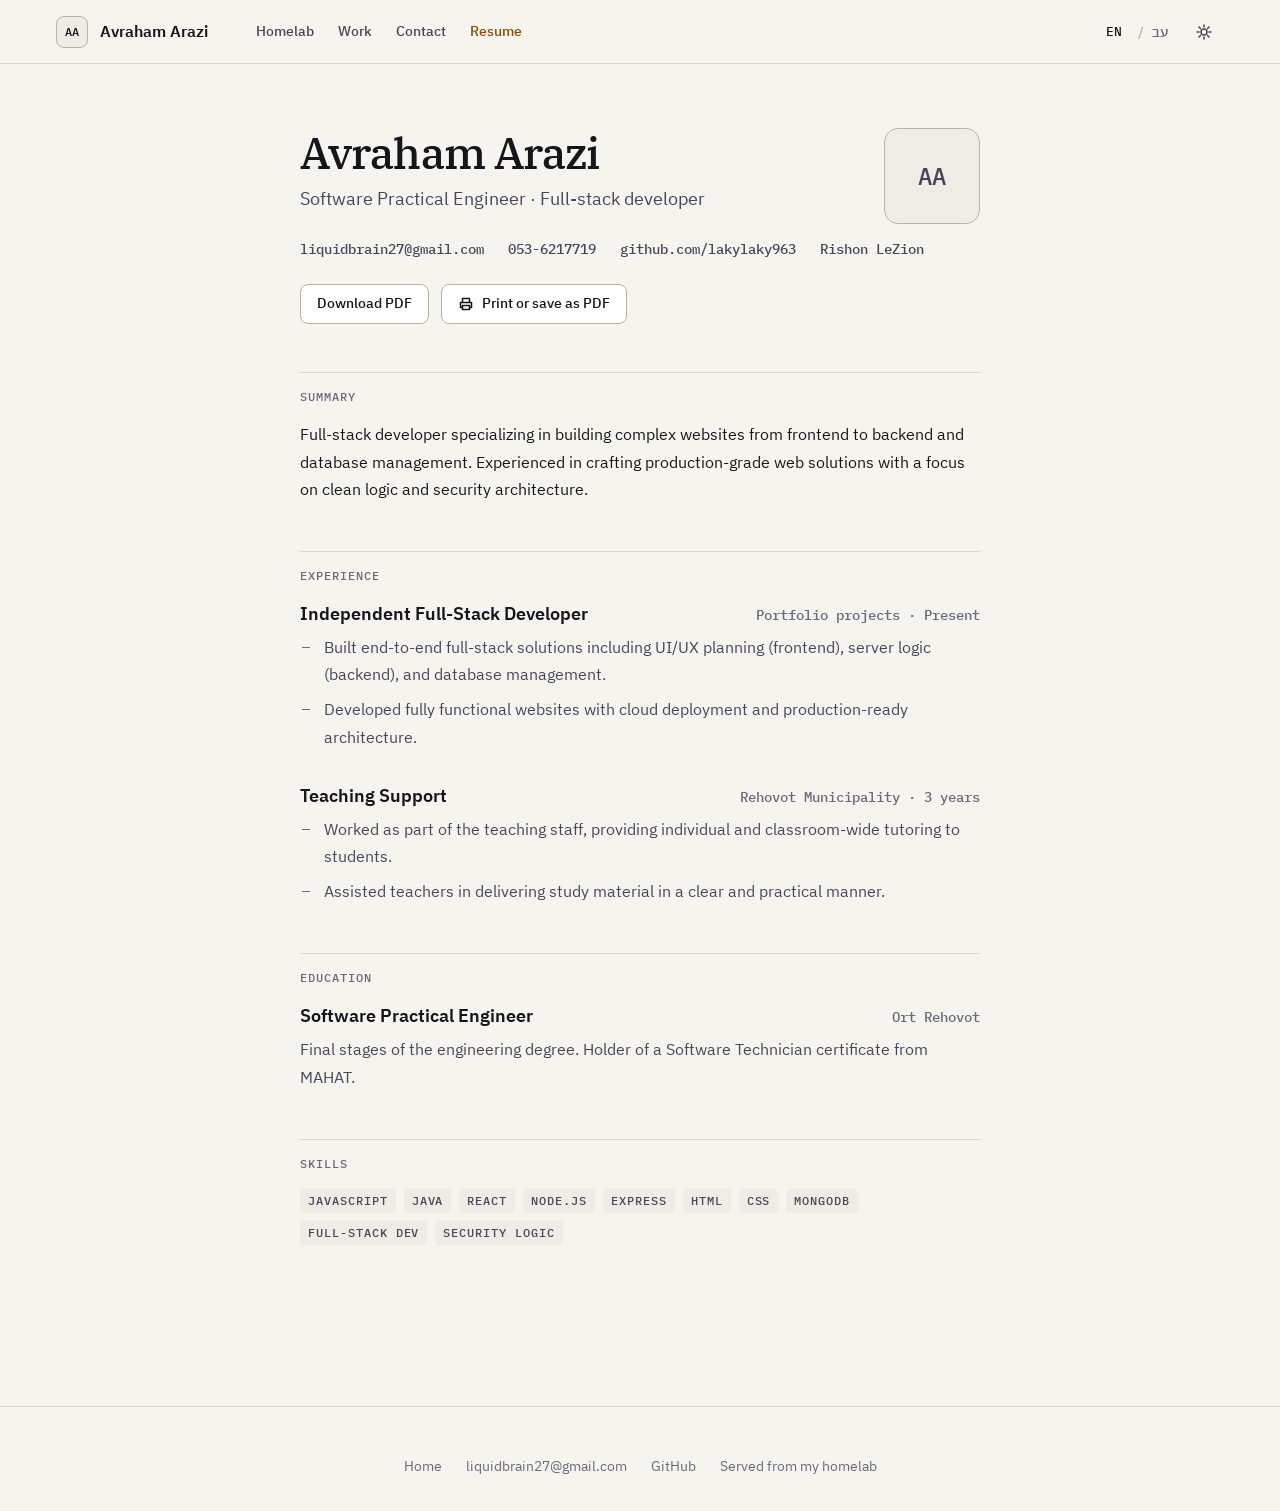
<file: resume/index.html>
<!doctype html>
<html lang="en" dir="ltr" data-theme="dark">
<head>
<meta charset="utf-8">
<meta name="viewport" content="width=device-width, initial-scale=1">
<title>Resume · Avraham Arazi</title>
<meta name="description" content="Resume of Avraham Arazi, full-stack developer and software practical engineer in Rishon LeZion, Israel.">
<meta name="theme-color" content="#10121b">
<script>(function(){var d=document.documentElement,t;try{t=localStorage.getItem('theme')}catch(e){}if(!t)t=matchMedia('(prefers-color-scheme: light)').matches?'light':'dark';d.dataset.theme=t;d.classList.add('js')})()</script>
<link rel="preload" href="../fonts/IBMPlexSans-Regular-Latin1.woff2" as="font" type="font/woff2" crossorigin>
<link rel="preload" href="../fonts/IBMPlexSerif-Medium-Latin1.woff2" as="font" type="font/woff2" crossorigin>
<link rel="stylesheet" href="../css/site.css">
<link rel="alternate" hreflang="en" href="./">
<link rel="alternate" hreflang="he" href="../he/resume/">
<link rel="icon" href="../img/favicon.svg" type="image/svg+xml">
</head>
<body>
<a class="skip" href="#main">Skip to content</a>

<svg width="0" height="0" style="position:absolute" aria-hidden="true">
  <symbol id="i-sun" viewBox="0 0 16 16"><circle cx="8" cy="8" r="3"/><path d="M8 1v2M8 13v2M1 8h2M13 8h2M3 3l1.4 1.4M11.6 11.6 13 13M3 13l1.4-1.4M11.6 4.4 13 3"/></symbol>
  <symbol id="i-moon" viewBox="0 0 16 16"><path d="M13.5 9.5A6 6 0 0 1 6.5 2.5a6 6 0 1 0 7 7z"/></symbol>
  <symbol id="i-print" viewBox="0 0 16 16"><path d="M4.5 6V2.5h7V6M4.5 11.5h-2v-5h11v5h-2M4.5 9.5h7v4h-7z"/></symbol>
</svg>

<header class="nav">
  <div class="wrap">
    <a class="brand" href="../" aria-label="Avraham Arazi, home"><span class="mono-tile" aria-hidden="true">AA</span><span>Avraham Arazi</span></a>
    <nav class="nav-links" aria-label="Main">
      <a href="../#homelab">Homelab</a>
      <a href="../#work">Work</a>
      <a href="../#contact">Contact</a>
      <a href="./" aria-current="page">Resume</a>
    </nav>
    <div class="nav-end">
      <div class="lang" role="group" aria-label="Language"><a href="./" lang="en" hreflang="en" aria-current="true">EN</a><a href="../he/resume/" lang="he" hreflang="he">עב</a></div>
      <button class="btn btn-icon theme" type="button" aria-label="Switch between dark and light theme"><svg class="icon i-moon"><use href="#i-moon"/></svg><svg class="icon i-sun"><use href="#i-sun"/></svg></button>
    </div>
  </div>
</header>

<main id="main" class="resume">
  <header>
    <div class="resume-head">
      <div>
        <h1>Avraham Arazi</h1>
        <p class="lead">Software Practical Engineer · Full-stack developer</p>
      </div>
      <div class="headshot" aria-hidden="true">AA</div>
    </div>
    <p class="resume-contact data ltr">
      <a href="mailto:liquidbrain27@gmail.com">liquidbrain27@gmail.com</a>
      <a href="tel:+972536217719">053-6217719</a>
      <a href="https://github.com/lakylaky963">github.com/lakylaky963</a>
      <span>Rishon LeZion</span>
    </p>
    <div class="resume-actions">
      <a class="btn" href="Avraham-Arazi-CV.pdf" download>Download PDF</a>
      <button class="btn" type="button" onclick="window.print()"><svg class="icon"><use href="#i-print"/></svg>Print or save as PDF</button>
    </div>
  </header>

  <section aria-labelledby="r-summary">
    <h2 class="label" id="r-summary">Summary</h2>
    <p>Full-stack developer specializing in building complex websites from frontend to backend and database management. Experienced in crafting production-grade web solutions with a focus on clean logic and security architecture.</p>
  </section>

  <section aria-labelledby="r-exp">
    <h2 class="label" id="r-exp">Experience</h2>
    <div class="entry">
      <div class="entry-top"><h3>Independent Full-Stack Developer</h3><span class="data muted">Portfolio projects · Present</span></div>
      <ul>
        <li>Built end-to-end full-stack solutions including UI/UX planning (frontend), server logic (backend), and database management.</li>
        <li>Developed fully functional websites with cloud deployment and production-ready architecture.</li>
      </ul>
    </div>
    <div class="entry">
      <div class="entry-top"><h3>Teaching Support</h3><span class="data muted">Rehovot Municipality · 3 years</span></div>
      <ul>
        <li>Worked as part of the teaching staff, providing individual and classroom-wide tutoring to students.</li>
        <li>Assisted teachers in delivering study material in a clear and practical manner.</li>
      </ul>
    </div>
  </section>

  <section aria-labelledby="r-edu">
    <h2 class="label" id="r-edu">Education</h2>
    <div class="entry">
      <div class="entry-top"><h3>Software Practical Engineer</h3><span class="data muted">Ort Rehovot</span></div>
      <p style="color:var(--text-2)">Final stages of the engineering degree. Holder of a Software Technician certificate from MAHAT.</p>
    </div>
  </section>

  <section aria-labelledby="r-skills">
    <h2 class="label" id="r-skills">Skills</h2>
    <ul class="tags">
      <li class="tag">JavaScript</li><li class="tag">Java</li><li class="tag">React</li><li class="tag">Node.js</li><li class="tag">Express</li><li class="tag">HTML</li><li class="tag">CSS</li><li class="tag">MongoDB</li><li class="tag">Full-stack dev</li><li class="tag">Security logic</li>
    </ul>
  </section>
</main>

<footer class="footer">
  <p class="footer-row"><a href="../">Home</a><a href="mailto:liquidbrain27@gmail.com">liquidbrain27@gmail.com</a><a href="https://github.com/lakylaky963">GitHub</a><span>Served from my homelab</span></p>
</footer>

<script src="../js/site.js" defer></script>
</body>
</html>
</file>
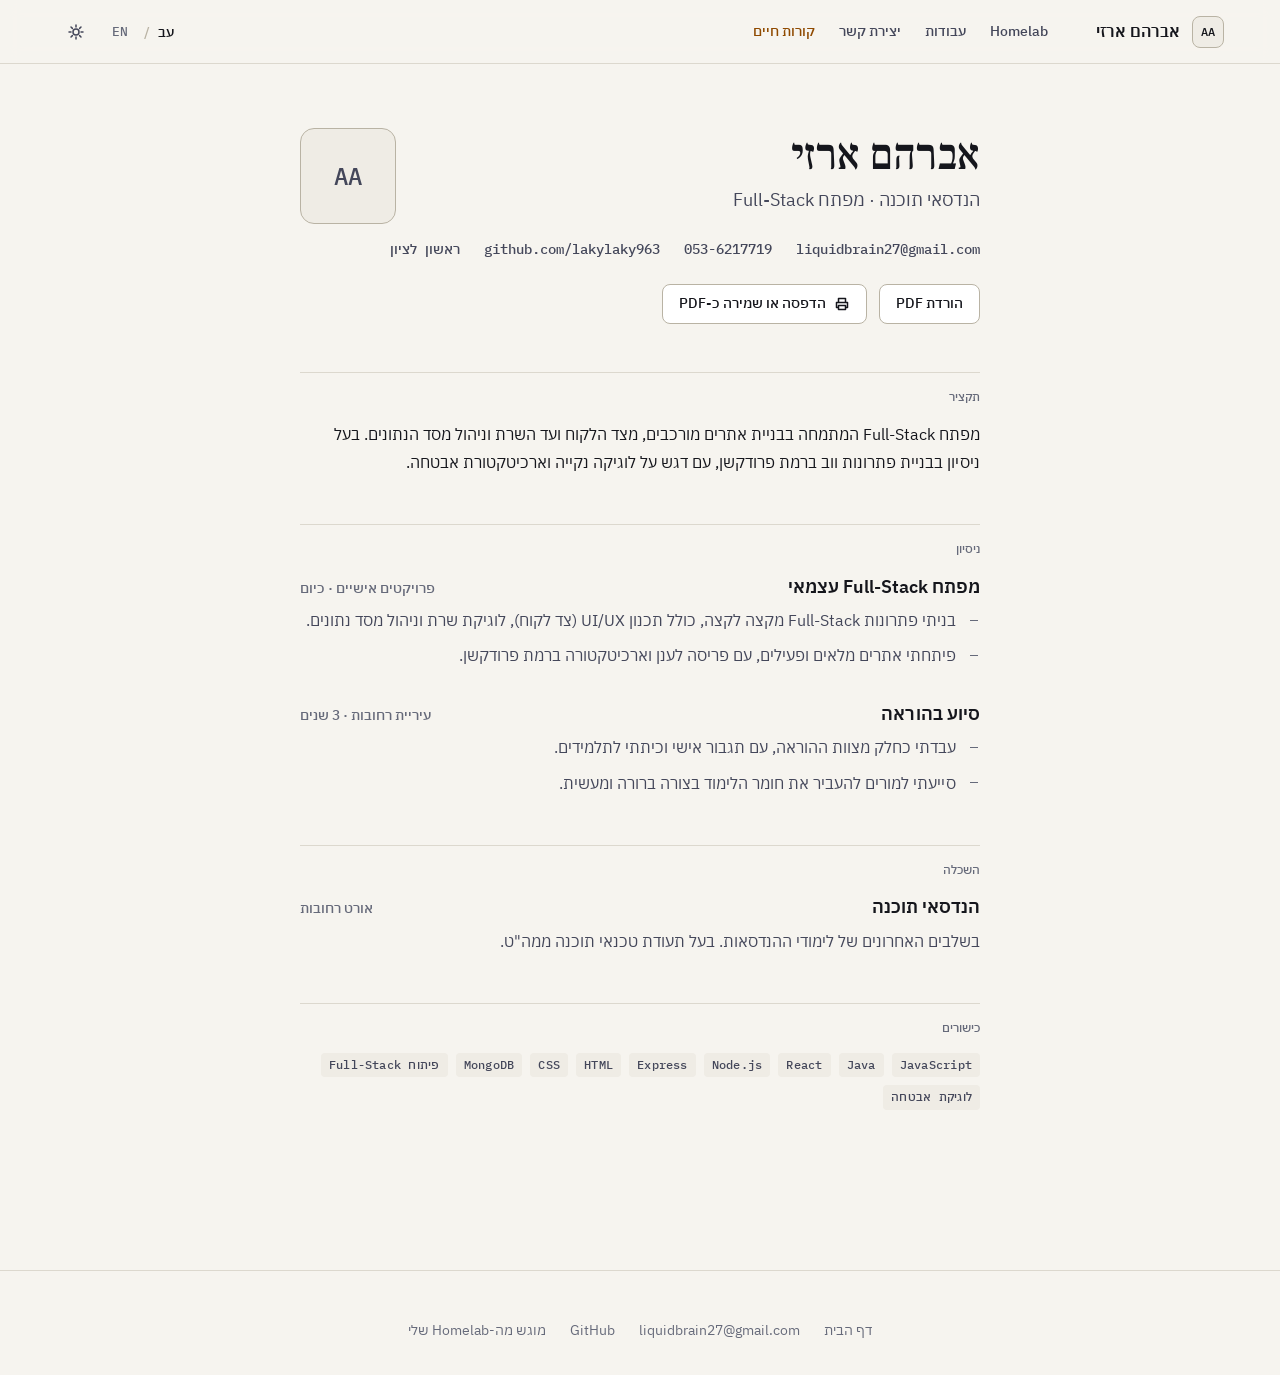
<file: he/resume/index.html>
<!doctype html>
<html lang="he" dir="rtl" data-theme="dark">
<head>
<meta charset="utf-8">
<meta name="viewport" content="width=device-width, initial-scale=1">
<title>קורות חיים · אברהם ארזי</title>
<meta name="description" content="קורות החיים של אברהם ארזי, מפתח Full-Stack והנדסאי תוכנה מראשון לציון.">
<meta name="theme-color" content="#10121b">
<script>(function(){var d=document.documentElement,t;try{t=localStorage.getItem('theme')}catch(e){}if(!t)t=matchMedia('(prefers-color-scheme: light)').matches?'light':'dark';d.dataset.theme=t;d.classList.add('js')})()</script>
<link rel="preload" href="../../fonts/IBMPlexSansHebrew-Regular.woff2" as="font" type="font/woff2" crossorigin>
<link rel="preload" href="../../fonts/FrankRuhlLibre-Medium.woff2" as="font" type="font/woff2" crossorigin>
<link rel="stylesheet" href="../../css/site.css">
<link rel="alternate" hreflang="en" href="../../resume/">
<link rel="alternate" hreflang="he" href="./">
<link rel="icon" href="../../img/favicon.svg" type="image/svg+xml">
</head>
<body>
<a class="skip" href="#main">דלג לתוכן</a>

<svg width="0" height="0" style="position:absolute" aria-hidden="true">
  <symbol id="i-sun" viewBox="0 0 16 16"><circle cx="8" cy="8" r="3"/><path d="M8 1v2M8 13v2M1 8h2M13 8h2M3 3l1.4 1.4M11.6 11.6 13 13M3 13l1.4-1.4M11.6 4.4 13 3"/></symbol>
  <symbol id="i-moon" viewBox="0 0 16 16"><path d="M13.5 9.5A6 6 0 0 1 6.5 2.5a6 6 0 1 0 7 7z"/></symbol>
  <symbol id="i-print" viewBox="0 0 16 16"><path d="M4.5 6V2.5h7V6M4.5 11.5h-2v-5h11v5h-2M4.5 9.5h7v4h-7z"/></symbol>
</svg>

<header class="nav">
  <div class="wrap">
    <a class="brand" href="../" aria-label="אברהם ארזי, דף הבית"><span class="mono-tile" aria-hidden="true">AA</span><span>אברהם ארזי</span></a>
    <nav class="nav-links" aria-label="ראשי">
      <a href="../#homelab">Homelab</a>
      <a href="../#work">עבודות</a>
      <a href="../#contact">יצירת קשר</a>
      <a href="./" aria-current="page">קורות חיים</a>
    </nav>
    <div class="nav-end">
      <div class="lang" role="group" aria-label="שפה"><a href="../../resume/" lang="en" hreflang="en">EN</a><a href="./" lang="he" hreflang="he" aria-current="true">עב</a></div>
      <button class="btn btn-icon theme" type="button" aria-label="החלפה בין מצב כהה למצב בהיר"><svg class="icon i-moon"><use href="#i-moon"/></svg><svg class="icon i-sun"><use href="#i-sun"/></svg></button>
    </div>
  </div>
</header>

<main id="main" class="resume">
  <header>
    <div class="resume-head">
      <div>
        <h1>אברהם ארזי</h1>
        <p class="lead">הנדסאי תוכנה · מפתח Full-Stack</p>
      </div>
      <div class="headshot" aria-hidden="true">AA</div>
    </div>
    <p class="resume-contact data">
      <a class="ltr" href="mailto:liquidbrain27@gmail.com">liquidbrain27@gmail.com</a>
      <a class="ltr" href="tel:+972536217719">053-6217719</a>
      <a class="ltr" href="https://github.com/lakylaky963">github.com/lakylaky963</a>
      <span>ראשון לציון</span>
    </p>
    <div class="resume-actions">
      <a class="btn" href="Avraham-Arazi-CV-he.pdf" download>הורדת PDF</a>
      <button class="btn" type="button" onclick="window.print()"><svg class="icon"><use href="#i-print"/></svg>הדפסה או שמירה כ-PDF</button>
    </div>
  </header>

  <section aria-labelledby="r-summary">
    <h2 class="label" id="r-summary">תקציר</h2>
    <p>מפתח Full-Stack המתמחה בבניית אתרים מורכבים, מצד הלקוח ועד השרת וניהול מסד הנתונים. בעל ניסיון בבניית פתרונות ווב ברמת פרודקשן, עם דגש על לוגיקה נקייה וארכיטקטורת אבטחה.</p>
  </section>

  <section aria-labelledby="r-exp">
    <h2 class="label" id="r-exp">ניסיון</h2>
    <div class="entry">
      <div class="entry-top"><h3>מפתח Full-Stack עצמאי</h3><span class="data muted">פרויקטים אישיים · כיום</span></div>
      <ul>
        <li>בניתי פתרונות Full-Stack מקצה לקצה, כולל תכנון UI/UX (צד לקוח), לוגיקת שרת וניהול מסד נתונים.</li>
        <li>פיתחתי אתרים מלאים ופעילים, עם פריסה לענן וארכיטקטורה ברמת פרודקשן.</li>
      </ul>
    </div>
    <div class="entry">
      <div class="entry-top"><h3>סיוע בהוראה</h3><span class="data muted">עיריית רחובות · 3 שנים</span></div>
      <ul>
        <li>עבדתי כחלק מצוות ההוראה, עם תגבור אישי וכיתתי לתלמידים.</li>
        <li>סייעתי למורים להעביר את חומר הלימוד בצורה ברורה ומעשית.</li>
      </ul>
    </div>
  </section>

  <section aria-labelledby="r-edu">
    <h2 class="label" id="r-edu">השכלה</h2>
    <div class="entry">
      <div class="entry-top"><h3>הנדסאי תוכנה</h3><span class="data muted">אורט רחובות</span></div>
      <p style="color:var(--text-2)">בשלבים האחרונים של לימודי ההנדסאות. בעל תעודת טכנאי תוכנה ממה"ט.</p>
    </div>
  </section>

  <section aria-labelledby="r-skills">
    <h2 class="label" id="r-skills">כישורים</h2>
    <ul class="tags">
      <li class="tag">JavaScript</li><li class="tag">Java</li><li class="tag">React</li><li class="tag">Node.js</li><li class="tag">Express</li><li class="tag">HTML</li><li class="tag">CSS</li><li class="tag">MongoDB</li><li class="tag">פיתוח Full-Stack</li><li class="tag">לוגיקת אבטחה</li>
    </ul>
  </section>
</main>

<footer class="footer">
  <p class="footer-row"><a href="../">דף הבית</a><a class="ltr" href="mailto:liquidbrain27@gmail.com">liquidbrain27@gmail.com</a><a href="https://github.com/lakylaky963">GitHub</a><span>מוגש מה-Homelab שלי</span></p>
</footer>

<script src="../../js/site.js" defer></script>
</body>
</html>
</file>
<file: css/site.css>
/* Avraham Arazi portfolio. Every value comes from DESIGN.md; use the tokens, not raw values. */

/* ---------- fonts (IBM Plex, self-hosted, SIL OFL) ---------- */
@font-face { font-family: 'IBM Plex Sans'; font-weight: 400; font-display: swap; src: url('../fonts/IBMPlexSans-Regular-Latin1.woff2') format('woff2'); }
@font-face { font-family: 'IBM Plex Sans'; font-weight: 500; font-display: swap; src: url('../fonts/IBMPlexSans-Medium-Latin1.woff2') format('woff2'); }
@font-face { font-family: 'IBM Plex Sans'; font-weight: 600; font-display: swap; src: url('../fonts/IBMPlexSans-SemiBold-Latin1.woff2') format('woff2'); }
@font-face { font-family: 'IBM Plex Serif'; font-weight: 400; font-display: swap; src: url('../fonts/IBMPlexSerif-Regular-Latin1.woff2') format('woff2'); }
@font-face { font-family: 'IBM Plex Serif'; font-weight: 500; font-display: swap; src: url('../fonts/IBMPlexSerif-Medium-Latin1.woff2') format('woff2'); }
@font-face { font-family: 'IBM Plex Mono'; font-weight: 400; font-display: swap; src: url('../fonts/IBMPlexMono-Regular-Latin1.woff2') format('woff2'); }
@font-face { font-family: 'IBM Plex Mono'; font-weight: 500; font-display: swap; src: url('../fonts/IBMPlexMono-Medium-Latin1.woff2') format('woff2'); }
@font-face { font-family: 'IBM Plex Sans Hebrew'; font-weight: 400; font-display: swap; unicode-range: U+0590-05FF, U+200C-2010, U+20AA, U+25CC, U+FB1D-FB4F; src: url('../fonts/IBMPlexSansHebrew-Regular.woff2') format('woff2'); }
@font-face { font-family: 'IBM Plex Sans Hebrew'; font-weight: 500; font-display: swap; unicode-range: U+0590-05FF, U+200C-2010, U+20AA, U+25CC, U+FB1D-FB4F; src: url('../fonts/IBMPlexSansHebrew-Medium.woff2') format('woff2'); }
@font-face { font-family: 'IBM Plex Sans Hebrew'; font-weight: 600; font-display: swap; unicode-range: U+0590-05FF, U+200C-2010, U+20AA, U+25CC, U+FB1D-FB4F; src: url('../fonts/IBMPlexSansHebrew-SemiBold.woff2') format('woff2'); }
@font-face { font-family: 'Frank Ruhl Libre'; font-weight: 500; font-display: swap; unicode-range: U+0590-05FF, U+200C-2010, U+20AA, U+25CC, U+FB1D-FB4F; src: url('../fonts/FrankRuhlLibre-Medium.woff2') format('woff2'); }

/* ---------- tokens ---------- */
:root {
  --bg:#10121b; --surface:#171a26; --raised:#1f2331; --line:#2a2e3e; --line-strong:#3b4055;
  --text:#eef0f6; --text-2:#b7bbcb; --muted:#8c92a8;
  --accent:#ffb84d; --accent-ink:#1a1000; --accent-text:#ffb84d; --accent-mark:#ffb84d;
  --data-2:#7aa2ff; --ok:#34d399; --warn:#fbbf24; --error:#f87171; --off:#5a5f73;
  --sky-top:#151a33; --sky-mid:#3a3257; --sky-low:#8a5a52; --sky-horizon:rgba(255,184,77,.35); --cloud:#2b2947;
  --star-op:.75; --over-sky:rgba(0,0,0,.35); --nav-bg:rgba(16,18,27,.85); --btn-edge:rgba(255,255,255,.15);
  --shadow:none;
  --r-xl:20px; --r-lg:14px; --r-md:8px; --r-sm:4px;
  --s-1:4px; --s-2:8px; --s-3:12px; --s-4:16px; --s-5:24px; --s-6:32px; --s-7:48px; --s-8:64px; --s-9:96px; --s-10:128px;
  --content:1200px; --gutter:88px; --measure:68ch;
  --serif:'IBM Plex Serif','Frank Ruhl Libre',Georgia,serif;
  --sans:'IBM Plex Sans','IBM Plex Sans Hebrew',system-ui,-apple-system,'Segoe UI',sans-serif;
  --mono:'IBM Plex Mono',ui-monospace,Menlo,Consolas,monospace;
  color-scheme:dark;
}
[data-theme="light"] {
  --bg:#f6f4ef; --surface:#ffffff; --raised:#efece5; --line:#dcd8ce; --line-strong:#b9b3a4;
  --text:#15161c; --text-2:#44475a; --muted:#666a7a;
  --accent-text:#8f4a00; --accent-mark:#b06a00;
  --data-2:#3256cc; --ok:#0b7a53; --warn:#a15c00; --error:#c22f2f; --off:#a9a496;
  --sky-top:#dfe7f1; --sky-mid:#f1e9e0; --sky-low:#f9dcc0; --sky-horizon:rgba(255,184,77,.30); --cloud:#ffffff;
  --star-op:0; --over-sky:rgba(255,255,255,.7); --nav-bg:rgba(246,244,239,.88); --btn-edge:#b06a00;
  --shadow:0 1px 2px rgba(21,22,28,.06), 0 8px 24px rgba(21,22,28,.05);
  color-scheme:light;
}

/* ---------- base ---------- */
*, *::before, *::after { box-sizing: border-box; }
html { scroll-behavior: smooth; scroll-padding-top: 132px; -webkit-text-size-adjust: 100%; }
body { margin: 0; background: var(--bg); color: var(--text); font: 400 16px/1.7 var(--sans); -webkit-font-smoothing: antialiased; }
h1, h2, h3, p, ul, ol, dl, dd, figure { margin: 0; }
ul, ol { padding: 0; list-style: none; }
img, svg { display: block; max-width: 100%; }
a { color: inherit; text-decoration: none; }
button { font: inherit; color: inherit; cursor: pointer; background: none; border: 0; padding: 0; }
:focus-visible { outline: 2px solid var(--accent-text); outline-offset: 2px; border-radius: var(--r-sm); }
::selection { background: var(--accent); color: var(--accent-ink); }
.icon { width: 16px; height: 16px; flex: none; fill: none; stroke: currentColor; stroke-width: 1.5; stroke-linecap: round; stroke-linejoin: round; }
.icon-lg { width: 20px; height: 20px; }
.sr { position: absolute; width: 1px; height: 1px; overflow: hidden; clip-path: inset(50%); white-space: nowrap; }
.skip { position: absolute; inset-inline-start: var(--s-4); top: -100px; z-index: 50; background: var(--accent); color: var(--accent-ink); padding: var(--s-2) var(--s-4); border-radius: var(--r-md); font-weight: 500; }
.skip:focus { top: var(--s-4); }
.wrap { max-width: var(--content); margin-inline: auto; padding-inline: var(--s-4); }

h1, h2, .display { font-family: var(--serif); letter-spacing: -.02em; text-wrap: balance; }
.display { font-weight: 500; font-size: clamp(40px, 5.2vw, 64px); line-height: 1.08; letter-spacing: -.03em; }
h1 { font-weight: 500; font-size: clamp(34px, 4.4vw, 44px); line-height: 1.12; }
h2 { font-weight: 400; font-size: clamp(28px, 3.4vw, 36px); line-height: 1.3; }
h3 { font: 600 18px/1.4 var(--sans); }
.lead { font-size: 18px; line-height: 1.6; color: var(--text-2); max-width: 52ch; }
.small { font-size: 14px; line-height: 1.45; }
.label { font: 500 12px/1.4 var(--mono); letter-spacing: .08em; text-transform: uppercase; color: var(--muted); }
.data { font: 500 14px/1.4 var(--mono); font-variant-numeric: tabular-nums; }
.muted { color: var(--muted); }
.ltr { direction: ltr; unicode-bidi: isolate; }

/* ---------- language switch (EN / עב) ---------- */
.lang { display: flex; align-items: center; direction: ltr; font: 500 13px/1 var(--mono); }
.lang a { padding: var(--s-2); border-radius: var(--r-sm); color: var(--muted); transition: color .15s ease-out; }
.lang a:hover, .lang a[aria-current] { color: var(--text); }
.lang a + a::before { content: '/'; margin-inline-end: var(--s-2); color: var(--line-strong); }
.lang a[lang="he"] { font-family: var(--sans); font-size: 14px; }
.lang a { display: inline-flex; align-items: center; }

/* ---------- buttons, links, pills, tags ---------- */
.btn { display: inline-flex; align-items: center; gap: var(--s-2); height: 40px; padding: 0 var(--s-4); border-radius: var(--r-md); font-size: 14px; font-weight: 500; white-space: nowrap; border: 1px solid var(--line-strong); background: var(--surface); color: var(--text); transition: border-color .15s ease-out, filter .15s ease-out, background-color .15s ease-out; }
.btn:hover { border-color: var(--accent-text); }
.btn-primary { background: var(--accent); color: var(--accent-ink); border-color: var(--btn-edge); }
.btn-primary:hover { filter: brightness(1.06); border-color: var(--btn-edge); }
.btn-lg { height: 48px; padding: 0 var(--s-5); font-size: 16px; }
.btn-icon { width: 40px; padding: 0; justify-content: center; border-color: transparent; background: transparent; color: var(--text-2); }
.btn-icon:hover { background: var(--raised); border-color: transparent; }
.quiet { display: inline-flex; align-items: center; gap: 6px; font-weight: 500; color: var(--text); text-decoration: underline transparent 1px; text-underline-offset: 4px; transition: text-decoration-color .15s ease-out; }
.quiet:hover { text-decoration-color: currentColor; }
.link { color: var(--accent-text); text-decoration: underline 1px; text-underline-offset: 3px; }
.pill { display: inline-flex; align-items: center; gap: var(--s-2); padding: 6px var(--s-3); border-radius: var(--r-md); background: var(--raised); font-size: 14px; font-weight: 500; line-height: 1.45; }
.pill-live { background: color-mix(in srgb, var(--ok) 10%, transparent); color: var(--ok); }
.dot { width: 8px; height: 8px; border-radius: 50%; background: var(--off); flex: none; }
.dot[data-state="up"] { background: var(--ok); }
.dot[data-state="down"] { background: var(--error); }
.tags { display: flex; flex-wrap: wrap; gap: var(--s-2); }
.tag { font: 500 12px/1.4 var(--mono); letter-spacing: .08em; text-transform: uppercase; padding: var(--s-1) var(--s-2); border-radius: var(--r-sm); background: var(--raised); color: var(--text-2); }

/* ---------- nav ---------- */
.nav { position: sticky; top: 0; z-index: 30; height: 64px; background: var(--nav-bg); border-bottom: 1px solid var(--line); }
@supports (backdrop-filter: none) { .nav { backdrop-filter: saturate(1.4) blur(10px); } }
.nav .wrap { height: 100%; display: flex; align-items: center; gap: var(--s-5); }
.brand { display: flex; align-items: center; gap: var(--s-3); font-weight: 600; }
.mono-tile { width: 32px; height: 32px; display: grid; place-items: center; border-radius: var(--r-md); background: var(--raised); border: 1px solid var(--line-strong); font: 500 12px/1 var(--mono); }
.nav-links { display: flex; gap: var(--s-5); margin-inline-start: var(--s-5); font-size: 14px; font-weight: 500; color: var(--text-2); }
.nav-links a:hover { color: var(--text); }
.nav-links a[aria-current="page"] { color: var(--accent-text); }
.nav-end { margin-inline-start: auto; display: flex; align-items: center; gap: var(--s-2); }
.theme .i-sun { display: none; }
[data-theme="light"] .theme .i-sun { display: block; }
[data-theme="light"] .theme .i-moon { display: none; }
@media (max-width: 720px) { .nav-links { display: none; } .brand span:last-child { display: none; } }

/* ---------- hero: the sky ---------- */
.hero { padding: var(--s-3) var(--s-3) 0; }
.sky { position: relative; isolation: isolate; overflow: hidden; border-radius: var(--r-xl); border: 1px solid var(--line); min-height: min(88vh, 860px); display: flex; flex-direction: column; align-items: center; text-align: center; padding: var(--s-7) var(--s-4) 220px; }
.sky-art { position: absolute; inset: 0; width: 100%; height: 100%; z-index: -1; }
.sky-top { stop-color: var(--sky-top); } .sky-mid { stop-color: var(--sky-mid); } .sky-low { stop-color: var(--sky-low); }
.sky-glow-a { stop-color: var(--accent); stop-opacity: .5; } .sky-glow-b { stop-color: var(--accent); stop-opacity: 0; }
[data-theme="light"] .sky-glow-a { stop-opacity: .38; }
.sky-dots { fill: var(--text); opacity: .16; }
[data-theme="light"] .sky-dots { opacity: .1; }
.sky-stars { fill: var(--text); opacity: var(--star-op); }
.sky-cloud { fill: var(--cloud); }
.cloud-far { opacity: .6; animation: drift 140s linear infinite alternate; }
.cloud-near { opacity: .85; animation: drift 90s linear infinite alternate-reverse; }
@keyframes drift { from { transform: translate3d(-40px, 0, 0); } to { transform: translate3d(60px, 0, 0); } }
.sky-ground { fill: var(--bg); }

.constellation { width: min(900px, 100%); height: auto; margin-bottom: var(--s-5); overflow: visible; }
.c-line { stroke: var(--text); stroke-width: 1; fill: none; opacity: .3; }
.c-star circle { fill: var(--text-2); }
.c-star[data-state="up"] circle { fill: var(--text); animation: pulse 4s ease-in-out infinite; }
.c-star[data-state="down"] circle { fill: var(--off); }
.c-star.proxy circle { fill: var(--accent-mark); }
.c-star.ring circle { fill: none; stroke: var(--text-2); stroke-width: 1.2; }
.c-star text { font: 500 10px/1 var(--mono); letter-spacing: .08em; text-transform: uppercase; fill: var(--text-2); text-anchor: middle; }
.c-star:nth-of-type(2n)[data-state="up"] circle { animation-delay: 1.3s; }
.c-star:nth-of-type(3n)[data-state="up"] circle { animation-delay: 2.6s; }
@keyframes pulse { 0%, 100% { opacity: 1; } 50% { opacity: .45; } }
@media (max-width: 720px) { .c-star text { display: none; } }

.hero-text { max-width: 880px; display: flex; flex-direction: column; align-items: center; gap: var(--s-4); }
.hero-text .lead { max-width: 56ch; color: var(--text); opacity: .86; }
.hero-cta { display: flex; flex-wrap: wrap; justify-content: center; gap: var(--s-3); margin-top: var(--s-4); }
.btn-sky { background: var(--over-sky); border-color: color-mix(in srgb, var(--text) 25%, transparent); }

/* ---------- terminal ---------- */
.terminal { position: relative; z-index: 2; width: min(820px, calc(100% - var(--s-6))); margin: -180px auto 0; border-radius: var(--r-lg); border: 1px solid var(--line-strong); background: var(--raised); box-shadow: var(--shadow); text-align: start; direction: ltr; }
.term-bar { padding: 10px var(--s-4); border-bottom: 1px solid var(--line); font: 400 12px/1.4 var(--mono); color: var(--muted); }
.term-body { padding: var(--s-4) var(--s-5) var(--s-5); font: 400 15px/1.75 var(--mono); min-height: 248px; }
.term-body p { white-space: pre-wrap; overflow-wrap: anywhere; }
.term-body .cmd { color: var(--text); font-weight: 500; margin-top: var(--s-2); }
.term-body .cmd:first-child { margin-top: 0; }
.term-body .cmd::before { content: '$ '; color: var(--accent-text); }
.term-body .out { color: var(--text-2); }
.term-body .out a { color: var(--text); text-decoration: underline 1px var(--line-strong); text-underline-offset: 4px; }
.term-body .out a:hover { text-decoration-color: var(--accent-text); }
.term-body .cmt { color: var(--muted); }
.cursor { display: inline-block; width: 9px; height: 18px; vertical-align: -3px; background: var(--accent); animation: blink 1s steps(2, start) 10; }
@keyframes blink { 50% { opacity: 0; } }
.js .term-body.typing [data-line] { visibility: hidden; }
.js .term-body.typing [data-line].shown { visibility: visible; }

/* ---------- chapter bar ---------- */
.chapterbar { position: sticky; top: 76px; z-index: 20; display: flex; justify-content: center; margin: var(--s-7) auto 0; padding-inline: var(--s-4); pointer-events: none; }
.chapterbar ul { pointer-events: auto; display: flex; align-items: center; padding: var(--s-1); border: 1px solid var(--line); border-radius: var(--r-md); background: var(--surface); box-shadow: var(--shadow); max-width: 100%; overflow-x: auto; scrollbar-width: none; }
.chapterbar li + li { border-inline-start: 1px solid var(--line); }
.chapterbar a { display: flex; align-items: center; gap: var(--s-2); padding: var(--s-2) var(--s-4); font-size: 14px; font-weight: 500; color: var(--muted); white-space: nowrap; transition: color .15s ease-out; }
.chapterbar a:hover, .chapterbar a.on { color: var(--text); }
@media (max-width: 480px) { .chapterbar a { padding: var(--s-2) var(--s-3); } .chapterbar .icon { display: none; } }

/* ---------- chapters and the cable ---------- */
.chapters { position: relative; max-width: var(--content); margin-inline: auto; padding: var(--s-9) var(--s-4) 0; }
.chapter { position: relative; padding-bottom: var(--s-8); }
.chapter-head { display: flex; flex-direction: column; align-items: flex-start; gap: var(--s-4); margin-bottom: var(--s-7); }
.cable { display: none; }
@media (min-width: 1024px) {
  .chapters { padding-inline-start: calc(var(--s-4) + var(--gutter)); }
  .chapter { padding-bottom: var(--s-10); }
  .cable { display: block; position: absolute; inset-block: var(--s-9) var(--s-9); inset-inline-start: calc(var(--s-4) + 27px); width: 2px; background: var(--line-strong); }
  .packet { position: sticky; top: 46vh; display: block; width: 6px; height: 18px; margin-inline-start: -2px; border-radius: 3px; background: var(--accent); }
  .chapter::before { content: ''; position: absolute; inset-inline-start: calc(-1 * var(--gutter) + 22px); top: 10px; width: 12px; height: 12px; border-radius: 50%; background: var(--bg); border: 2px solid var(--line-strong); z-index: 1; transition: border-color .15s ease-out; }
  .chapter.on::before { border-color: var(--accent); }
}

/* ---------- panels ---------- */
.panel { background: var(--surface); border: 1px solid var(--line); border-radius: var(--r-xl); box-shadow: var(--shadow); }
.topo { padding: var(--s-4); overflow-x: auto; direction: ltr; background-image: radial-gradient(var(--line) 1px, transparent 1.5px); background-size: 24px 24px; }
.topo svg { min-width: 640px; width: 100%; height: auto; direction: ltr; }
.edge { fill: none; stroke: var(--line-strong); stroke-width: 1.6; }
.edge.live { stroke: var(--accent-mark); stroke-dasharray: 6 8; animation: flow 1.6s linear infinite; opacity: .8; }
@keyframes flow { to { stroke-dashoffset: -28; } }
.node rect { fill: var(--raised); stroke: var(--line-strong); stroke-width: 1.2; }
.node.proxy rect { stroke: var(--accent-mark); }
.node .led { fill: var(--off); }
.node[data-state="up"] .led { fill: var(--ok); }
.node[data-state="down"] .led { fill: var(--error); }
.node[data-state="down"] { opacity: .55; }
.node .n-name { font: 500 13px/1 var(--mono); fill: var(--text); }
.node .n-sub { font: 400 11px/1 var(--mono); fill: var(--muted); }
.edge-label { font: 400 11px/1 var(--mono); fill: var(--muted); text-anchor: middle; }

.wall { display: grid; grid-template-columns: repeat(3, minmax(0, 1fr)); gap: var(--s-4); margin-top: var(--s-4); }
.card { background: var(--surface); border: 1px solid var(--line); border-radius: var(--r-md); padding: var(--s-4); min-width: 0; box-shadow: var(--shadow); }
.card-head { display: flex; align-items: baseline; justify-content: space-between; gap: var(--s-3); margin-bottom: var(--s-3); }
.card-head h3 { font-size: 14px; }
.span-2 { grid-column: span 2; }
.chart svg { width: 100%; height: 130px; touch-action: pan-y; direction: ltr; }
.chart .grid-line { stroke: var(--line); stroke-width: 1; stroke-dasharray: 3 4; vector-effect: non-scaling-stroke; }
.chart .cursor-line { stroke: var(--line-strong); stroke-width: 1; vector-effect: non-scaling-stroke; }
.chart .s-a { stroke: var(--accent-mark); } .chart .s-b { stroke: var(--data-2); }
.st-a { stop-color: var(--accent-mark); } .st-b { stop-color: var(--data-2); }
.chart path.line { fill: none; stroke-width: 1.6; vector-effect: non-scaling-stroke; }
.chart-foot { display: flex; justify-content: space-between; gap: var(--s-2); margin-top: var(--s-2); direction: ltr; }
.legend { display: flex; flex-wrap: wrap; gap: var(--s-3); justify-content: center; color: var(--text-2); }
.legend i { display: inline-block; width: 8px; height: 8px; border-radius: 2px; margin-inline-end: 6px; }
.legend .k-a { background: var(--accent-mark); } .legend .k-b { background: var(--data-2); }
.empty { padding: var(--s-7) 0; text-align: center; color: var(--muted); font-size: 14px; }

.uptime-row { display: grid; grid-template-columns: 140px minmax(0, 1fr) 64px; align-items: center; gap: var(--s-3); padding: 10px 0; }
.uptime-row + .uptime-row { border-top: 1px solid var(--line); }
.uptime-row .name { display: flex; align-items: center; gap: var(--s-2); font-size: 14px; font-weight: 500; }
.bars { display: grid; grid-auto-flow: column; grid-auto-columns: 1fr; gap: 2px; height: 16px; align-items: end; direction: ltr; }
.bars i { height: 100%; border-radius: 2px; background: var(--raised); }
.bars i.ok { background: var(--ok); opacity: .85; }
.bars i.part { background: var(--warn); height: 60%; }
.bars i.bad { background: var(--error); }
.uptime-row .pct { text-align: end; color: var(--text-2); }
@media (max-width: 480px) { .uptime-row { grid-template-columns: 1fr 64px; } .uptime-row .bars { grid-column: 1 / -1; order: 3; } }

.readout { background: var(--raised); }
.readout dl { display: grid; gap: var(--s-3); }
.readout dl div { display: flex; align-items: baseline; gap: var(--s-2); font: 500 16px/1.4 var(--mono); font-variant-numeric: tabular-nums; }
.readout dt { color: var(--muted); font-weight: 400; font-size: 14px; }
.readout dl div::after { content: ''; order: 1; flex: 1; border-bottom: 1px dotted var(--line-strong); transform: translateY(-4px); }
.readout dd { order: 2; }

.facts { display: grid; grid-template-columns: repeat(3, minmax(0, 1fr)); margin-top: var(--s-7); }
.facts li { padding-inline: var(--s-5); display: grid; gap: var(--s-2); align-content: start; }
.facts li:first-child { padding-inline-start: 0; }
.facts li + li { border-inline-start: 1px solid var(--line); }
.facts p { font-size: 14px; line-height: 1.55; color: var(--text-2); }
.facts .icon { color: var(--muted); margin-bottom: var(--s-1); }

/* ---------- work ---------- */
.project { display: grid; grid-template-columns: minmax(0, 1.15fr) minmax(0, 1fr); gap: var(--s-7); align-items: center; padding-block: var(--s-7); border-top: 1px solid var(--line); }
.project:first-of-type { border-top: 0; padding-top: 0; }
.project:nth-of-type(even) .shot { order: 2; }
.shot { border-radius: var(--r-lg); border: 1px solid var(--line); overflow: hidden; background: var(--raised); box-shadow: var(--shadow); aspect-ratio: 16 / 10; }
.shot img { width: 100%; height: 100%; object-fit: cover; object-position: top; }
.project-text { display: flex; flex-direction: column; align-items: flex-start; gap: var(--s-4); }
.project-links { display: flex; gap: var(--s-5); margin-top: var(--s-2); }

.also { margin-top: var(--s-7); }
.also li { display: grid; grid-template-columns: 200px minmax(0, 1fr) auto; gap: var(--s-5); align-items: baseline; padding: var(--s-5) 0; border-top: 1px solid var(--line); }
.also ul { margin-top: var(--s-4); border-bottom: 1px solid var(--line); }
.also-name { font-weight: 600; font-size: 18px; }
.also-what { color: var(--text-2); font-size: 14px; line-height: 1.55; max-width: 62ch; }
.also .project-links { margin-top: 0; }
@media (max-width: 720px) { .also li { grid-template-columns: 1fr; gap: var(--s-2); } }
.wall.partial { grid-template-columns: 1fr; }
.wall.partial .span-2 { grid-column: auto; }

/* ---------- resume teaser, contact ---------- */
.two { display: grid; grid-template-columns: minmax(0, 1.2fr) minmax(0, 1fr); gap: var(--s-7); align-items: start; }
.two > div { display: grid; gap: var(--s-5); justify-items: start; }
.kv { display: grid; gap: var(--s-4); width: 100%; }
.kv div { display: grid; gap: var(--s-1); padding-top: var(--s-4); border-top: 1px solid var(--line); }
.contact-list { display: grid; gap: 0; width: 100%; max-width: 560px; }
.contact-list a { display: flex; align-items: center; gap: var(--s-3); padding: var(--s-4) 0; border-top: 1px solid var(--line); font: 500 16px/1.4 var(--mono); }
.contact-list a:last-child { border-bottom: 1px solid var(--line); }
.contact-list a:hover { color: var(--accent-text); }
.contact-list .icon { color: var(--muted); }
.contact-list .go { margin-inline-start: auto; }

/* ---------- footer ---------- */
.footer { margin-top: var(--s-8); border-top: 1px solid var(--line); padding: var(--s-7) var(--s-4) var(--s-6); text-align: center; overflow: hidden; }
.footer .constellation { margin: 0 auto; opacity: .5; width: min(560px, 100%); }
.footer .constellation text { display: none; }
.wordmark { font: 500 clamp(44px, 12.5vw, 190px)/1 var(--serif); letter-spacing: -.04em; color: var(--line-strong); white-space: nowrap; margin-block: var(--s-4) var(--s-6); user-select: none; }
.footer-row { display: flex; flex-wrap: wrap; justify-content: center; gap: var(--s-2) var(--s-5); font-size: 14px; color: var(--muted); }
.footer-row a:hover { color: var(--text); }

/* ---------- resume page ---------- */
.resume { max-width: calc(var(--measure) + 2 * var(--s-4)); margin-inline: auto; padding: var(--s-8) var(--s-4) var(--s-9); }
.resume-head { display: grid; grid-template-columns: minmax(0, 1fr) auto; gap: var(--s-5); align-items: start; }
.resume-head .lead { margin-top: var(--s-2); }
.headshot { width: 96px; height: 96px; border-radius: var(--r-lg); background: var(--raised); border: 1px solid var(--line-strong); display: grid; place-items: center; font: 500 24px/1 var(--mono); color: var(--text-2); }
.resume-contact { display: flex; flex-wrap: wrap; gap: var(--s-2) var(--s-5); margin-top: var(--s-4); color: var(--text-2); }
.resume-contact a:hover { color: var(--accent-text); }
.resume-actions { display: flex; flex-wrap: wrap; gap: var(--s-3); margin-top: var(--s-5); }
.resume section { margin-top: var(--s-7); padding-top: var(--s-4); border-top: 1px solid var(--line); display: grid; gap: var(--s-4); }
.entry { display: grid; gap: var(--s-2); }
.entry + .entry { margin-top: var(--s-4); }
.entry-top { display: flex; flex-wrap: wrap; align-items: baseline; justify-content: space-between; gap: var(--s-1) var(--s-4); }
.entry ul { display: grid; gap: var(--s-2); }
.entry li { position: relative; padding-inline-start: var(--s-5); color: var(--text-2); }
.entry li::before { content: ''; position: absolute; inset-inline-start: 2px; top: .8em; width: 8px; height: 1px; background: var(--muted); }

/* ---------- Hebrew and RTL (DESIGN.md section 8): no negative tracking, no uppercase, arrows flip ---------- */
[lang="he"] { --mono: 'IBM Plex Mono', 'IBM Plex Sans Hebrew', ui-monospace, Menlo, Consolas, monospace; }
[lang="he"] h1, [lang="he"] h2, [lang="he"] .display, [lang="he"] .wordmark { letter-spacing: 0; }
[lang="he"] .label, [lang="he"] .tag, [lang="he"] .c-star text { text-transform: none; letter-spacing: 0; }
[lang="he"] .tag { letter-spacing: .02em; }
[lang="he"] .lead, [lang="he"] .facts p, [lang="he"] .also-what { line-height: 1.7; }
[lang="he"] .entry-top .data { font-family: var(--sans); font-weight: 500; }
[dir="rtl"] .icon.flip { transform: scaleX(-1); }
[dir="rtl"] .readout dd { direction: ltr; unicode-bidi: isolate; }
[dir="rtl"] .term-body .out[dir="rtl"] { text-align: right; }

/* ---------- responsive ---------- */
@media (max-width: 900px) {
  .project, .two { grid-template-columns: 1fr; gap: var(--s-5); }
  .project:nth-of-type(even) .shot { order: 0; }
}
@media (max-width: 720px) {
  .btn, .lang a, .chapterbar a, .quiet { min-height: 44px; }
  .btn-icon, .lang a { min-width: 44px; align-items: center; justify-content: center; }
  .wall { grid-template-columns: repeat(2, minmax(0, 1fr)); }
  .facts { grid-template-columns: 1fr; gap: var(--s-5); }
  .facts li { padding-inline: 0; }
  .facts li + li { border-inline-start: 0; border-top: 1px solid var(--line); padding-top: var(--s-5); }
  .sky { padding-bottom: 200px; }
  .term-body { font-size: 13px; padding: var(--s-4); }
}
@media (max-width: 480px) {
  .wall { grid-template-columns: 1fr; }
  .span-2 { grid-column: auto; }
  .resume-head { grid-template-columns: 1fr; }
}
@media (prefers-reduced-motion: reduce) {
  html { scroll-behavior: auto; }
  *, *::before, *::after { animation: none !important; transition: none !important; }
}
@media print {
  :root, [data-theme] { --bg:#fff; --surface:#fff; --raised:#f3f3f3; --line:#ddd; --line-strong:#bbb; --text:#111; --text-2:#333; --muted:#555; --accent-text:#111; --shadow:none; color-scheme: light; }
  .nav, .footer, .resume-actions, .skip { display: none !important; }
  body { font-size: 11pt; line-height: 1.5; }
  .resume { padding: 0; max-width: none; }
  .resume section { margin-top: 18pt; break-inside: avoid; }
  @page { size: A4; margin: 16mm; }
}
</file>
